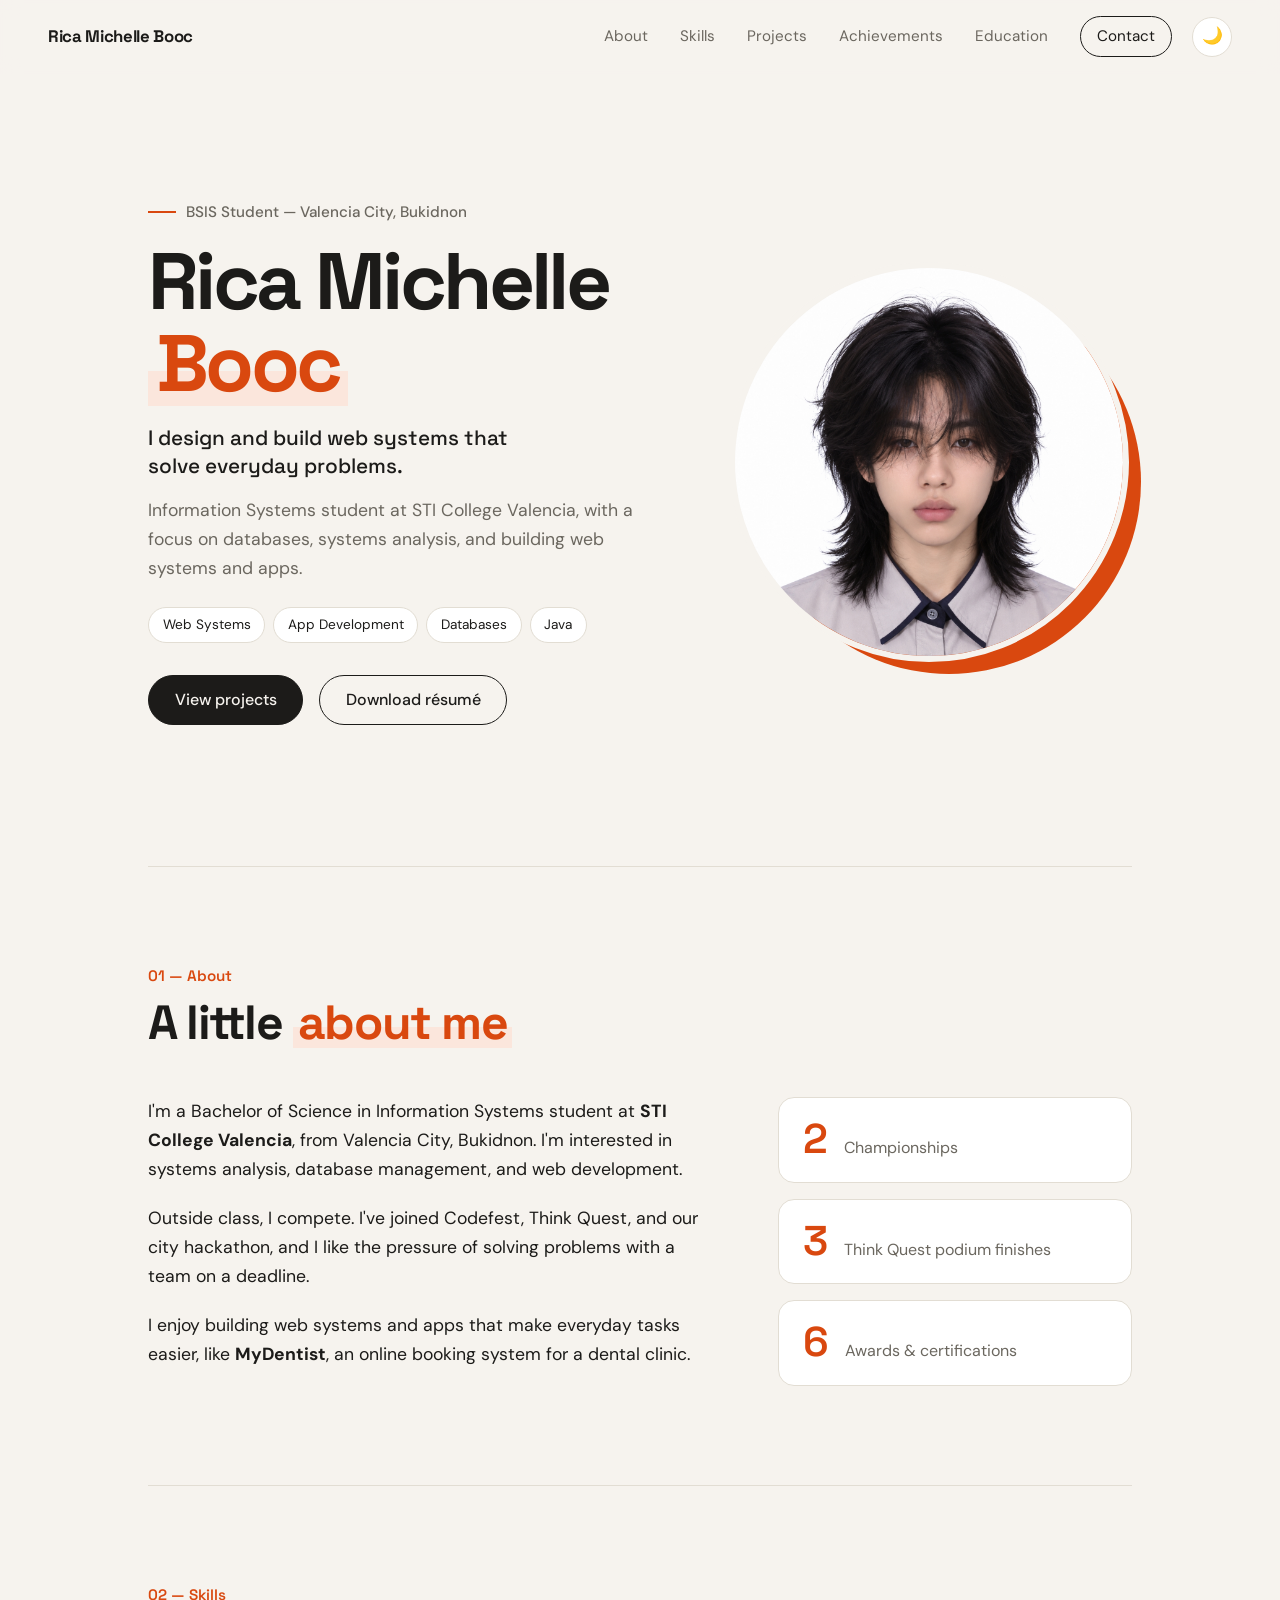
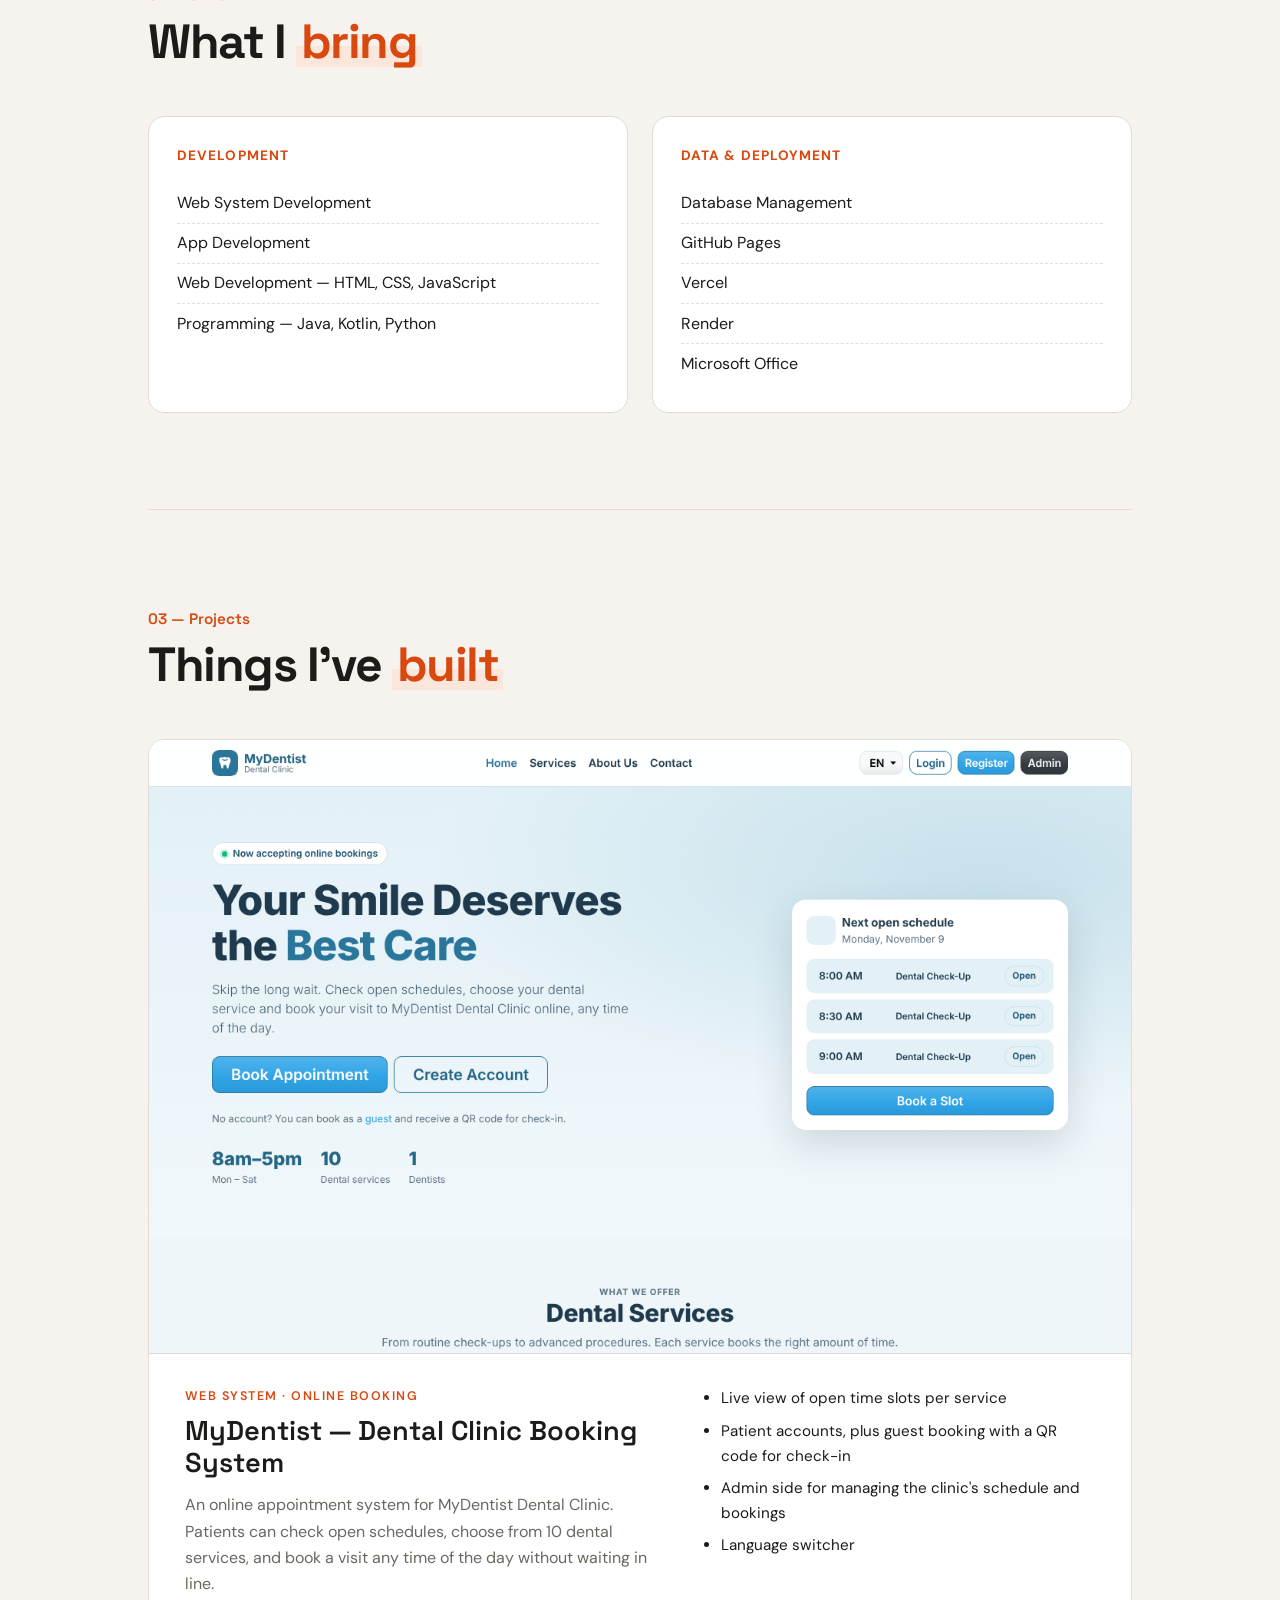
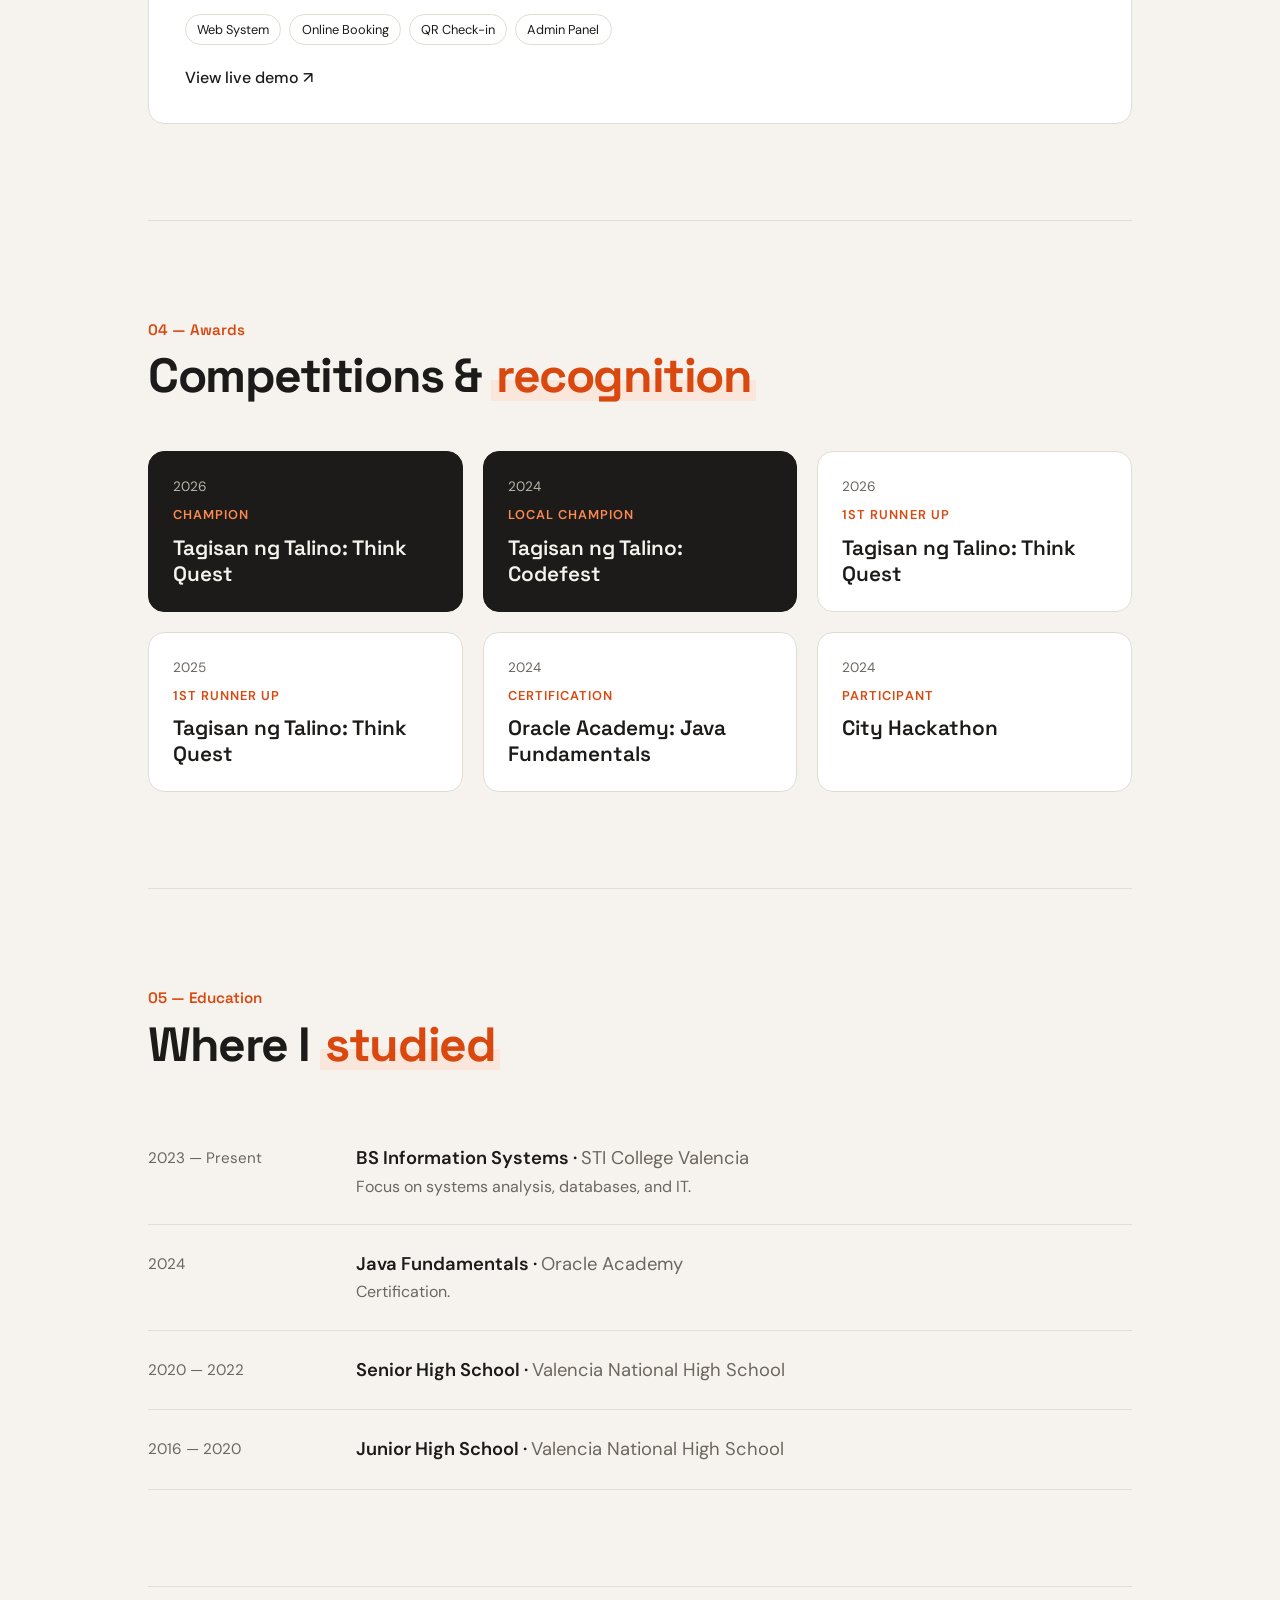
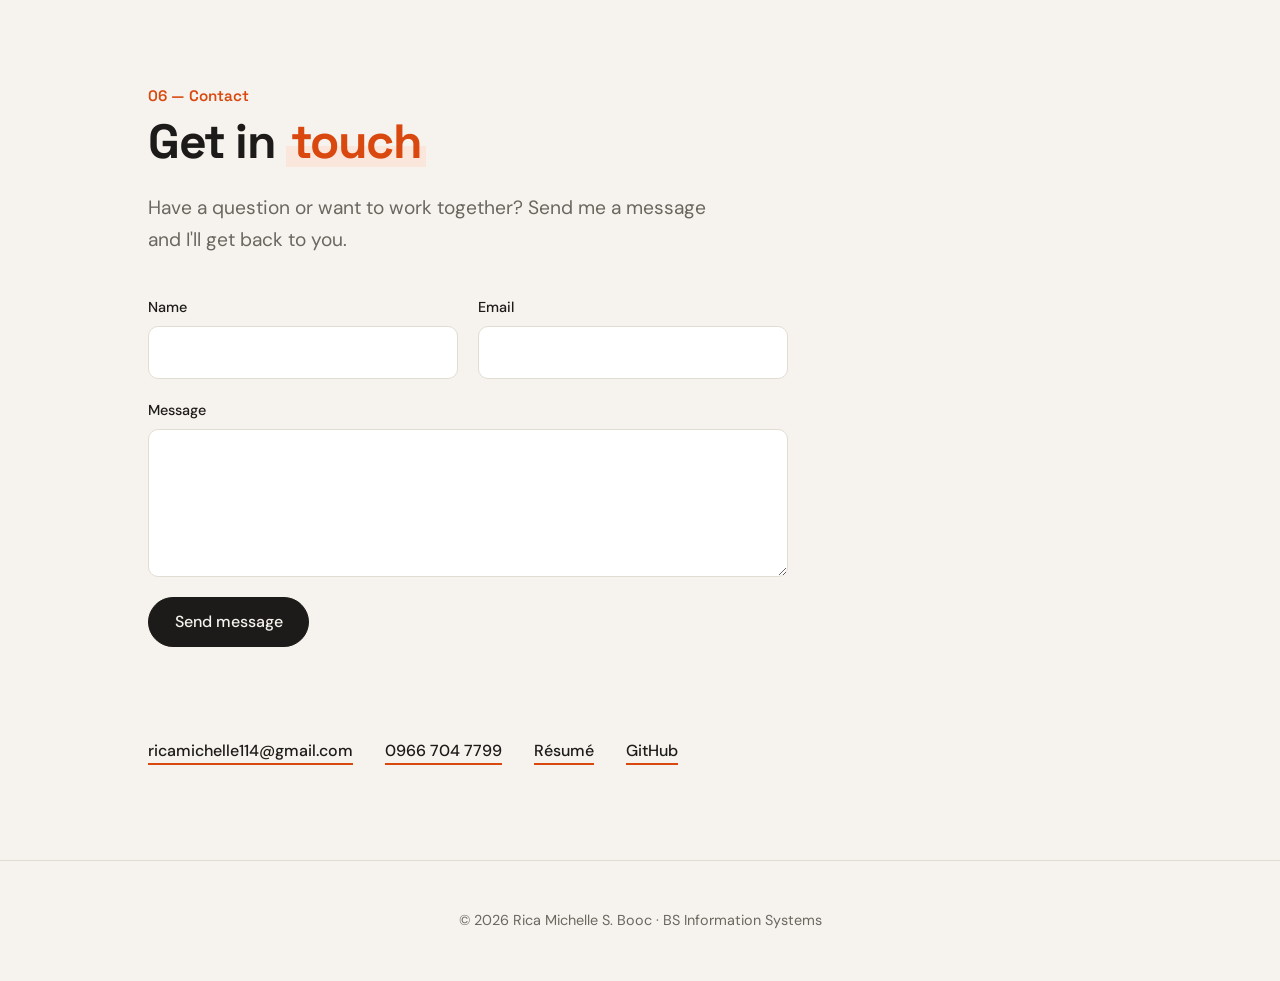
<file: index.html>
<!DOCTYPE html>
<html lang="en">
<head>
  <meta charset="UTF-8" />
  <meta name="viewport" content="width=device-width, initial-scale=1.0" />
  <title>Rica Michelle Booc — Digital Portfolio</title>
  <meta name="description" content="Digital portfolio of Rica Michelle S. Booc, BS Information Systems student at STI College Valencia." />
    <!-- Link preview (Facebook, Messenger, LinkedIn, X, etc.) -->
  <meta property="og:type" content="website" />
  <meta property="og:url" content="https://liebenom.github.io/Portfolio/" />
  <meta property="og:title" content="Rica Michelle Booc — Digital Portfolio" />
  <meta property="og:description" content="Fewer lines, more solutions." />
  <meta property="og:image" content="https://liebenom.github.io/Portfolio/preview.png" />
  <meta property="og:image:width" content="1200" />
  <meta property="og:image:height" content="630" />
  <meta property="og:image:alt" content="Rica Michelle Booc — Digital Portfolio" />
  <meta name="twitter:card" content="summary_large_image" />
  <meta name="twitter:title" content="Rica Michelle Booc — Digital Portfolio" />
  <meta name="twitter:description" content="Fewer lines, more solutions." />
  <meta name="twitter:image" content="https://liebenom.github.io/Portfolio/preview.png" />
  <link rel="icon" href="data:image/svg+xml,%3Csvg xmlns='http://www.w3.org/2000/svg' viewBox='0 0 64 64'%3E%3Crect width='64' height='64' rx='14' fill='%23d9480f'/%3E%3Ctext x='50%25' y='56%25' text-anchor='middle' dominant-baseline='middle' font-family='Arial,sans-serif' font-weight='700' font-size='30' fill='white'%3ERB%3C/text%3E%3C/svg%3E" />
  <link rel="preconnect" href="https://fonts.googleapis.com" />
  <link rel="preconnect" href="https://fonts.gstatic.com" crossorigin />
  <link href="https://fonts.googleapis.com/css2?family=Space+Grotesk:wght@500;600;700&family=DM+Sans:opsz,wght@9..40,400;9..40,500;9..40,600&display=swap" rel="stylesheet" />
  <link rel="stylesheet" href="style.css" />
  <script>
    // Apply saved or device theme before the page draws (avoids a flash)
    (function () {
      var t = null;
      try { t = localStorage.getItem("theme"); } catch (e) {}
      if (!t) t = window.matchMedia("(prefers-color-scheme: dark)").matches ? "dark" : "light";
      document.documentElement.setAttribute("data-theme", t);
    })();
  </script>
</head>
<body>
  <a href="#main" class="skip">Skip to main content</a>

  <!-- ========== NAVIGATION ========== -->
  <header class="nav">
    <a href="#top" class="brand">Rica Michelle Booc</a>
    <button class="nav-toggle" aria-label="Open menu" aria-expanded="false">☰</button>
    <nav class="nav-links">
      <a href="#about">About</a>
      <a href="#skills">Skills</a>
      <a href="#projects">Projects</a>
      <a href="#achievements">Achievements</a>
      <a href="#education">Education</a>
      <a href="#contact" class="nav-cta">Contact</a>
    </nav>
    <button class="theme-toggle" type="button" aria-label="Switch to dark mode" title="Switch light / dark mode">
      <span class="icon-moon">🌙</span><span class="icon-sun">☀️</span>
    </button>
  </header>

  <main id="main">

    <!-- ========== HERO ========== -->
    <section class="hero" id="top">
      <div class="hero-text">
        <p class="eyebrow">BSIS Student — Valencia City, Bukidnon</p>
        <h1>Rica Michelle <span class="hl">Booc</span></h1>
        <p class="tagline">I design and build web systems that solve everyday problems.</p>
        <p class="hero-sub">
          Information Systems student at STI College Valencia, with a focus on databases,
          systems analysis, and building web systems and apps.
        </p>
        <ul class="chips">
          <li>Web Systems</li>
          <li>App Development</li>
          <li>Databases</li>
          <li>Java</li>
        </ul>
        <div class="hero-actions">
          <a href="#projects" class="btn btn-primary">View projects</a>
          <a href="resume.pdf" class="btn btn-ghost" target="_blank">Download résumé</a>
        </div>
      </div>
      <div class="hero-photo">
        <span class="circle"></span>
        <img src="photo.jpg" alt="Portrait of Rica Michelle Booc" />
      </div>
    </section>

    <!-- ========== ABOUT ========== -->
    <section id="about" class="section reveal">
      <p class="label">01 — About</p>
      <h2>A little <span class="hl">about me</span></h2>
      <div class="about-grid">
        <div class="about-text">
          <p>I'm a Bachelor of Science in Information Systems student at <strong>STI College Valencia</strong>, from Valencia City, Bukidnon. I'm interested in systems analysis, database management, and web development.</p>
          <p>Outside class, I compete. I've joined Codefest, Think Quest, and our city hackathon, and I like the pressure of solving problems with a team on a deadline.</p>
          <p>I enjoy building web systems and apps that make everyday tasks easier, like <strong>MyDentist</strong>, an online booking system for a dental clinic.</p>
        </div>
        <ul class="stats">
          <li><strong>2</strong><span>Championships</span></li>
          <li><strong>3</strong><span>Think Quest podium finishes</span></li>
          <li><strong>6</strong><span>Awards &amp; certifications</span></li>
        </ul>
      </div>
    </section>

    <!-- ========== SKILLS ========== -->
    <section id="skills" class="section reveal">
      <p class="label">02 — Skills</p>
      <h2>What I <span class="hl">bring</span></h2>
      <div class="skills">
        <div class="skill-group">
          <h3>Development</h3>
          <ul>
            <li>Web System Development</li>
            <li>App Development</li>
            <li>Web Development — HTML, CSS, JavaScript</li>
            <li>Programming — Java, Kotlin, Python</li>
          </ul>
        </div>
        <div class="skill-group">
          <h3>Data &amp; Deployment</h3>
          <ul>
            <li>Database Management</li>
            <li>GitHub Pages</li>
            <li>Vercel</li>
            <li>Render</li>
            <li>Microsoft Office</li>
          </ul>
        </div>
      </div>
    </section>

    <!-- ========== PROJECTS ========== -->
    <section id="projects" class="section reveal">
      <p class="label">03 — Projects</p>
      <h2>Things I've <span class="hl">built</span></h2>
      <div class="work-grid">

        <article class="work featured-work">
          <div class="work-img">
            <a href="mydentist/" target="_blank"><img src="mydentist.png" alt="Home page of the MyDentist Dental Clinic booking system" /></a>
          </div>
          <div class="work-body">
            <p class="work-kicker">Web System · Online Booking</p>
            <h3>MyDentist — Dental Clinic Booking System</h3>
            <p>An online appointment system for MyDentist Dental Clinic. Patients can check open schedules, choose from 10 dental services, and book a visit any time of the day without waiting in line.</p>
            <ul class="feature-list">
              <li>Live view of open time slots per service</li>
              <li>Patient accounts, plus guest booking with a QR code for check-in</li>
              <li>Admin side for managing the clinic's schedule and bookings</li>
              <li>Language switcher</li>
            </ul>
            <ul class="tags"><li>Web System</li><li>Online Booking</li><li>QR Check-in</li><li>Admin Panel</li></ul>
            <div class="work-links">
              <a href="mydentist/" target="_blank">View live demo ↗</a>
            </div>
          </div>
        </article>

        <!-- EDIT: to add another project, copy this block and remove the comment marks.
        <article class="work">
          <div class="work-img">
            <img src="project2.jpg" alt="Screenshot of Project Two" />
          </div>
          <div class="work-body">
            <h3>Project Two</h3>
            <p>What it is, the problem it solves, and your role in it.</p>
            <ul class="tags"><li>Java</li></ul>
            <div class="work-links"><a href="#" target="_blank">View ↗</a></div>
          </div>
        </article>
        -->

      </div>
    </section>

    <!-- ========== ACHIEVEMENTS & CERTIFICATES ========== -->
    <section id="achievements" class="section reveal">
      <p class="label">04 — Awards</p>
      <h2>Competitions &amp; <span class="hl">recognition</span></h2>
      <div class="achievements">
        <article class="achievement featured">
          <span class="year">2026</span>
          <span class="place">Champion</span>
          <h3>Tagisan ng Talino: Think Quest</h3>
        </article>
        <article class="achievement featured">
          <span class="year">2024</span>
          <span class="place">Local Champion</span>
          <h3>Tagisan ng Talino: Codefest</h3>
        </article>
        <article class="achievement">
          <span class="year">2026</span>
          <span class="place">1st Runner Up</span>
          <h3>Tagisan ng Talino: Think Quest</h3>
        </article>
        <article class="achievement">
          <span class="year">2025</span>
          <span class="place">1st Runner Up</span>
          <h3>Tagisan ng Talino: Think Quest</h3>
        </article>
        <article class="achievement">
          <span class="year">2024</span>
          <span class="place">Certification</span>
          <h3>Oracle Academy: Java Fundamentals</h3>
        </article>
        <article class="achievement">
          <span class="year">2024</span>
          <span class="place">Participant</span>
          <h3>City Hackathon</h3>
        </article>
      </div>

    </section>


    <!-- ========== EDUCATION ========== -->
    <section id="education" class="section reveal">
      <p class="label">05 — Education</p>
      <h2>Where I <span class="hl">studied</span></h2>
      <ol class="timeline">
        <li>
          <span class="when">2023 — Present</span>
          <div>
            <h3>BS Information Systems · <em>STI College Valencia</em></h3>
            <p>Focus on systems analysis, databases, and IT.</p>
          </div>
        </li>
        <li>
          <span class="when">2024</span>
          <div>
            <h3>Java Fundamentals · <em>Oracle Academy</em></h3>
            <p>Certification.</p>
          </div>
        </li>
        <li>
          <span class="when">2020 — 2022</span>
          <div>
            <h3>Senior High School · <em>Valencia National High School</em></h3>
          </div>
        </li>
        <li>
          <span class="when">2016 — 2020</span>
          <div>
            <h3>Junior High School · <em>Valencia National High School</em></h3>
          </div>
        </li>
      </ol>
    </section>

    <!-- ========== CONTACT ========== -->
    <section id="contact" class="section contact reveal">
      <p class="label">06 — Contact</p>
      <h2>Get in <span class="hl">touch</span></h2>
      <p class="contact-lead">Have a question or want to work together? Send me a message and I'll get back to you.</p>

      <!-- EDIT: sign up free at formspree.io, create a form, and paste your form ID below -->
      <form class="contact-form" action="https://formspree.io/f/mvkapqrv" method="POST">
        <div class="field-row">
          <label>Name<input type="text" name="name" required /></label>
          <label>Email<input type="email" name="email" required /></label>
        </div>
        <label>Message<textarea name="message" rows="5" required></textarea></label>
        <button type="submit" class="btn btn-primary">Send message</button>
        <p class="form-status" role="status"></p>
      </form>

      <ul class="socials">
        <li><a href="mailto:ricamichelle114@gmail.com">ricamichelle114@gmail.com</a></li>
        <li><a href="tel:+639667047799">0966 704 7799</a></li>
        <li><a href="resume.pdf" target="_blank">Résumé</a></li>
        <li><a href="https://github.com/liebenom" target="_blank">GitHub</a></li>
        <!-- EDIT: add LinkedIn when ready
        <li><a href="https://linkedin.com/in/yourusername" target="_blank">LinkedIn</a></li>
        -->
      </ul>
    </section>

  </main>

  <footer class="footer">
    <p>© <span id="year"></span> Rica Michelle S. Booc · BS Information Systems</p>
  </footer>

  <script src="script.js"></script>
</body>
</html>
</file>
<file: style.css>
/* ===== Colors & fonts — change these to restyle the whole site ===== */
:root {
  --bg: #f6f3ee;
  --surface: #ffffff;
  --text: #1c1b19;
  --muted: #6b675f;
  --line: #e2ddd3;
  --accent: #d9480f;
  --accent-soft: #fbe6dc;
  --serif: "Space Grotesk", system-ui, sans-serif;
  --sans: "DM Sans", system-ui, -apple-system, sans-serif;
  --max: 1080px;
}

/* ===== Dark mode colors ===== */
[data-theme="dark"] {
  --bg: #121110;
  --surface: #1c1b19;
  --text: #ede8df;
  --muted: #a39e94;
  --line: #2e2c28;
  --accent: #ff7a3d;
  --accent-soft: #4a2412;
  color-scheme: dark;
}
[data-theme="dark"] .achievement.featured .year { color: #6b675f; }
[data-theme="dark"] .achievement.featured .place { color: #c2410c; }
[data-theme="dark"] .featured-work .work-img { background: #1f2a33; }
body, .nav, .achievement, .work, .skill-group, .stats li, .chips li, .tags li,
.contact-form input, .contact-form textarea { transition: background-color .3s, color .3s, border-color .3s; }

/* ===== Theme toggle button ===== */
.nav { gap: 1.25rem; }
.brand { margin-right: auto; }
.nav-links { order: 1; }
.theme-toggle { order: 2; }
.nav-toggle { order: 3; }
.theme-toggle {
  width: 40px; height: 40px; border-radius: 50%; border: 1px solid var(--line);
  background: var(--surface); cursor: pointer; display: grid; place-items: center;
  font-size: 1.05rem; line-height: 1; transition: transform .2s, border-color .2s;
}
.theme-toggle:hover { transform: rotate(-15deg); border-color: var(--accent); }
.theme-toggle .icon-sun { display: none; }
[data-theme="dark"] .theme-toggle .icon-sun { display: inline; }
[data-theme="dark"] .theme-toggle .icon-moon { display: none; }

* { box-sizing: border-box; margin: 0; padding: 0; }
html { scroll-behavior: smooth; }
body {
  font-family: var(--sans);
  background: var(--bg);
  color: var(--text);
  line-height: 1.65;
  -webkit-font-smoothing: antialiased;
}
img { max-width: 100%; display: block; }
a { color: inherit; }

/* ===== Navigation ===== */
.nav {
  position: sticky; top: 0; z-index: 10;
  display: flex; align-items: center; justify-content: space-between;
  padding: 1rem clamp(1.25rem, 5vw, 3rem);
  background: color-mix(in srgb, var(--bg) 85%, transparent);
  backdrop-filter: blur(10px);
  border-bottom: 1px solid transparent;
  transition: border-color .3s;
}
.nav.scrolled { border-color: var(--line); }
.brand { font-family: var(--serif); font-size: 1.05rem; font-weight: 700; letter-spacing: -.02em; text-decoration: none; }
.skip { position: absolute; left: -9999px; top: 0; background: var(--text); color: var(--bg); padding: .5rem 1rem; z-index: 20; }
.skip:focus { left: 1rem; top: 1rem; }
.nav-links { display: flex; gap: 2rem; align-items: center; }
.nav-links a { text-decoration: none; font-size: .95rem; color: var(--muted); transition: color .2s; }
.nav-links a:hover { color: var(--text); }
.nav-links .nav-cta {
  color: var(--text); padding: .45rem 1rem;
  border: 1px solid var(--text); border-radius: 999px;
}
.nav-links .nav-cta:hover { background: var(--text); color: var(--bg); }
.nav-toggle { display: none; background: none; border: 1px solid var(--text); border-radius: 999px; padding: .35rem .9rem; font: 500 .9rem var(--sans); color: var(--text); cursor: pointer; }

/* ===== Layout ===== */
main { max-width: var(--max); margin: 0 auto; padding: 0 clamp(1.25rem, 5vw, 3rem); }
.section { padding: 6rem 0; border-top: 1px solid var(--line); }
h2 {
  font-family: var(--serif); font-weight: 700;
  font-size: clamp(2rem, 4.5vw, 3rem); line-height: 1.1; letter-spacing: -.03em;
  margin-bottom: 3rem;
}
.hl { background: linear-gradient(transparent 58%, var(--accent-soft) 58%, var(--accent-soft) 92%, transparent 92%); padding: 0 .1em; }
h2 .hl, h1 .hl { color: var(--accent); }
.label { font-family: var(--serif); font-size: .95rem; font-weight: 600; color: var(--accent); margin-bottom: .5rem; }
.sub-title { font-family: var(--serif); font-weight: 600; font-size: 1.6rem; margin: 4rem 0 .5rem; }

/* ===== Hero ===== */
.hero { min-height: 88vh; display: grid; grid-template-columns: 1.3fr 1fr; gap: 3rem; align-items: center; padding: 3rem 0 4rem; }
.eyebrow { font-size: .95rem; font-weight: 500; color: var(--muted); margin-bottom: 1rem; display: flex; align-items: center; gap: .6rem; }
.eyebrow::before { content: ""; width: 28px; height: 2px; background: var(--accent); }
.hero h1 {
  font-family: var(--serif); font-weight: 700;
  font-size: clamp(2.8rem, 6.5vw, 5rem);
  line-height: 1.02; letter-spacing: -.045em;
}
.nowrap { white-space: nowrap; }
.tagline { font-family: var(--serif); font-size: 1.3rem; font-weight: 500; margin-top: 1.25rem; max-width: 30ch; line-height: 1.35; }
.hero-sub { font-size: 1.1rem; color: var(--muted); max-width: 46ch; margin: 1rem 0 1.5rem; }
.chips { list-style: none; display: flex; flex-wrap: wrap; gap: .5rem; margin-bottom: 2rem; }
.chips li { font-size: .85rem; padding: .35rem .85rem; border-radius: 999px; background: var(--surface); border: 1px solid var(--line); }
.hero-actions { display: flex; gap: 1rem; flex-wrap: wrap; }
.hero-photo { position: relative; justify-self: center; width: min(100%, 400px); aspect-ratio: 1; }
.hero-photo .circle { position: absolute; inset: 7% -3% -3% 7%; border-radius: 50%; background: var(--accent); }
.hero-photo img { position: relative; width: 100%; height: 100%; object-fit: cover; object-position: center 25%; border-radius: 50%; border: 6px solid var(--bg); }

/* ===== Buttons ===== */
.btn {
  display: inline-block; padding: .85rem 1.6rem; border-radius: 999px;
  font: 500 1rem var(--sans); text-decoration: none; cursor: pointer;
  border: 1px solid var(--text); transition: transform .2s, background .2s, color .2s;
}
.btn:hover { transform: translateY(-2px); }
.btn-primary { background: var(--text); color: var(--bg); }
.btn-primary:hover { background: var(--accent); border-color: var(--accent); }
.btn-ghost { background: transparent; color: var(--text); }
.btn-ghost:hover { background: var(--surface); }

/* ===== About ===== */
.about-grid { display: grid; grid-template-columns: 1.6fr 1fr; gap: 4rem; align-items: start; }
.about-text p { font-size: 1.1rem; margin-bottom: 1.25rem; }
.stats { list-style: none; display: flex; flex-direction: column; gap: 1rem; }
.stats li { background: var(--surface); border: 1px solid var(--line); border-radius: 16px; padding: 1.25rem 1.5rem; display: flex; align-items: baseline; gap: 1rem; }
.stats strong { font-family: var(--serif); font-size: 2.6rem; font-weight: 600; color: var(--accent); line-height: 1; }
.stats span { color: var(--muted); }

/* ===== Projects ===== */
.projects { display: flex; flex-direction: column; }
.project {
  display: grid; grid-template-columns: 4rem 1fr auto; gap: 1.5rem;
  padding: 2rem 0; border-bottom: 1px solid var(--line); transition: padding .3s;
}
.project:first-child { border-top: 1px solid var(--line); }
.project:hover { padding-left: 1rem; }
.project-num { font-family: var(--serif); font-size: 1.4rem; color: var(--accent); }
.project h3 { font-family: var(--serif); font-weight: 600; font-size: 1.6rem; margin-bottom: .4rem; }
.project p { color: var(--muted); max-width: 55ch; }
.tags { list-style: none; display: flex; flex-wrap: wrap; gap: .5rem; margin-top: 1rem; }
.tags li { font-size: .8rem; padding: .25rem .7rem; border-radius: 999px; background: var(--surface); border: 1px solid var(--line); }
.project-links { display: flex; flex-direction: column; gap: .4rem; text-align: right; }
.project-links a { text-decoration: none; font-weight: 500; }
.project-links a:hover { color: var(--accent); }

/* ===== Hero badge ===== */
.badge {
  align-self: flex-start; display: inline-flex; align-items: center; gap: .5rem;
  font-size: .85rem; font-weight: 500; padding: .4rem .9rem; margin-bottom: 1.5rem;
  border: 1px solid var(--line); border-radius: 999px; background: var(--surface);
}
.dot { width: 8px; height: 8px; border-radius: 50%; background: #2f9e44; box-shadow: 0 0 0 4px #2f9e4422; }

/* ===== Achievements ===== */
.achievements { display: grid; grid-template-columns: repeat(auto-fit, minmax(240px, 1fr)); gap: 1.25rem; }
.achievement {
  background: var(--surface); border: 1px solid var(--line); border-radius: 16px;
  padding: 1.5rem; display: flex; flex-direction: column; gap: .35rem;
  transition: transform .25s, border-color .25s;
}
.achievement:hover { transform: translateY(-4px); border-color: var(--accent); }
.achievement .year { font-size: .85rem; color: var(--muted); }
.achievement .place { font-size: .8rem; font-weight: 600; text-transform: uppercase; letter-spacing: .08em; color: var(--accent); }
.achievement h3 { font-family: var(--serif); font-weight: 600; font-size: 1.3rem; line-height: 1.25; margin-top: .25rem; }
.achievement.featured { background: var(--text); color: var(--bg); border-color: var(--text); }
.achievement.featured .year { color: #b9b4aa; }
.achievement.featured .place { color: #ff8a50; }

/* ===== Projects (work cards) ===== */
.section-lead { color: var(--muted); margin-bottom: 1.5rem; }
.work-grid { display: grid; grid-template-columns: repeat(auto-fit, minmax(300px, 1fr)); gap: 1.5rem; }
.work {
  background: var(--surface); border: 1px solid var(--line); border-radius: 16px; overflow: hidden;
  display: flex; flex-direction: column; transition: transform .25s, border-color .25s;
}
.work:hover { transform: translateY(-4px); border-color: var(--accent); }
.work-img { aspect-ratio: 16/10; background: var(--accent-soft); position: relative; overflow: hidden; }
.work-img img { width: 100%; height: 100%; object-fit: cover; transition: transform .4s; }
.work:hover .work-img img { transform: scale(1.04); }
.img-hint { display: none; }
.work-img.empty img { display: none; }
.work-img.empty .img-hint {
  display: grid; place-items: center; height: 100%; padding: 1rem; text-align: center;
  font-size: .8rem; color: var(--accent); font-family: ui-monospace, monospace;
}
.work-body { padding: 1.5rem; display: flex; flex-direction: column; flex: 1; }
.work-body h3 { font-family: var(--serif); font-weight: 600; font-size: 1.4rem; margin-bottom: .35rem; }
.work-body p { color: var(--muted); }
.work-links { display: flex; gap: 1.25rem; margin-top: auto; padding-top: 1.25rem; }
.work-links a { text-decoration: none; font-weight: 500; }
.work-links a:hover { color: var(--accent); }

.featured-work { grid-column: 1 / -1; }
.featured-work .work-img { aspect-ratio: 1280 / 800; background: #e8f1f7; border-bottom: 1px solid var(--line); }
.featured-work .work-img img { object-fit: cover; object-position: top; }
.featured-work:hover .work-img img { transform: scale(1.02); }
.featured-work .work-body { padding: 2rem 2.25rem; display: grid; grid-template-columns: 1.2fr 1fr; column-gap: 3rem; align-items: start; }
.featured-work .work-body > * { grid-column: 1; }
.featured-work .feature-list { grid-column: 2; grid-row: 1 / span 4; margin-top: 0; }
.work-kicker { font-size: .78rem !important; font-weight: 600; letter-spacing: .12em; text-transform: uppercase; color: var(--accent) !important; margin-bottom: .5rem; }
.featured-work h3 { font-size: 1.7rem; line-height: 1.2; margin-bottom: .75rem; }
.feature-list { margin: 1rem 0 0 1.1rem; color: var(--text); font-size: .95rem; }
.feature-list li { margin-bottom: .45rem; }
@media (max-width: 860px) {
  .featured-work .work-body { display: flex; flex-direction: column; padding: 1.5rem; }
  .featured-work .feature-list { margin-top: 1rem; }
}

/* ===== Certificates gallery ===== */
.cert-grid { display: grid; grid-template-columns: repeat(auto-fill, minmax(230px, 1fr)); gap: 1.5rem; }
.cert { cursor: zoom-in; }
.cert-img {
  aspect-ratio: 1.414 / 1; border-radius: 12px; overflow: hidden;
  background: var(--surface); border: 1px solid var(--line);
  transition: transform .25s, box-shadow .25s;
}
.cert:hover .cert-img { transform: translateY(-4px); box-shadow: 0 12px 30px -12px #0003; }
.cert-img img { width: 100%; height: 100%; object-fit: cover; }
.cert-img.empty { cursor: default; display: grid; place-items: center; background: repeating-linear-gradient(45deg, var(--surface), var(--surface) 10px, var(--bg) 10px, var(--bg) 20px); }
.cert-img.empty img { display: none; }
.cert-img.empty::after { content: "Add certificate image"; font-size: .8rem; color: var(--muted); }
.cert figcaption { margin-top: .75rem; font-weight: 500; font-size: .95rem; }
.cert figcaption span { display: block; font-weight: 400; color: var(--muted); font-size: .85rem; }

.lightbox {
  margin: auto; border: 0; padding: 0; background: transparent;
  max-width: min(92vw, 1100px); max-height: 92vh; overflow: visible;
}
.lightbox::backdrop { background: rgba(20, 18, 16, .88); }
.lightbox img { max-width: 100%; max-height: 82vh; border-radius: 8px; margin: 0 auto; }
.lightbox-caption { color: #eee; text-align: center; margin-top: .75rem; }
.lightbox-close {
  position: absolute; top: -2.75rem; right: 0; background: none; border: 0;
  color: #fff; font-size: 2.25rem; line-height: 1; cursor: pointer;
}

/* ===== Skills ===== */
.skills { display: grid; grid-template-columns: repeat(auto-fit, minmax(220px, 1fr)); gap: 1.5rem; }
.skill-group { background: var(--surface); border: 1px solid var(--line); border-radius: 16px; padding: 1.75rem; }
.skill-group h3 { font-size: .85rem; text-transform: uppercase; letter-spacing: .08em; color: var(--accent); margin-bottom: 1rem; }
.skill-group ul { list-style: none; }
.skill-group li { padding: .4rem 0; border-bottom: 1px dashed var(--line); }
.skill-group li:last-child { border-bottom: 0; }

/* ===== Timeline ===== */
.timeline { list-style: none; }
.timeline li { display: grid; grid-template-columns: 11rem 1fr; gap: 2rem; padding: 1.5rem 0; border-bottom: 1px solid var(--line); }
.timeline .when { color: var(--muted); font-size: .95rem; padding-top: .2rem; }
.timeline h3 { font-weight: 600; font-size: 1.15rem; }
.timeline em { font-style: normal; color: var(--muted); font-weight: 400; }
.timeline p { color: var(--muted); }

/* ===== Contact ===== */
.contact-lead { font-size: 1.2rem; color: var(--muted); max-width: 45ch; margin-top: -1.5rem; margin-bottom: 2.5rem; }
.contact-form { display: flex; flex-direction: column; gap: 1.25rem; max-width: 640px; }
.field-row { display: grid; grid-template-columns: 1fr 1fr; gap: 1.25rem; }
.contact-form label { display: flex; flex-direction: column; gap: .4rem; font-size: .9rem; font-weight: 500; }
.contact-form input, .contact-form textarea {
  font: inherit; padding: .85rem 1rem; border: 1px solid var(--line);
  border-radius: 10px; background: var(--surface); color: var(--text); resize: vertical;
}
.contact-form input:focus, .contact-form textarea:focus { outline: 2px solid var(--accent); outline-offset: 1px; border-color: transparent; }
.contact-form .btn { align-self: flex-start; }
.form-status { font-size: .95rem; min-height: 1.5em; }
.socials { list-style: none; display: flex; gap: 2rem; margin-top: 3rem; flex-wrap: wrap; }
.socials a { text-decoration: none; font-weight: 500; border-bottom: 2px solid var(--accent); padding-bottom: 2px; }
.socials a:hover { color: var(--accent); }

/* ===== Footer ===== */
.footer { text-align: center; padding: 3rem 1rem; color: var(--muted); font-size: .9rem; border-top: 1px solid var(--line); }

/* ===== Scroll reveal ===== */
.reveal { opacity: 0; transform: translateY(24px); transition: opacity .7s ease, transform .7s ease; }
.reveal.visible { opacity: 1; transform: none; }
@media (prefers-reduced-motion: reduce) {
  html { scroll-behavior: auto; }
  .reveal { opacity: 1; transform: none; transition: none; }
}

/* ===== Mobile ===== */
@media (max-width: 760px) {
  .nav-toggle { display: block; }
  .nav-links {
    position: fixed; inset: 60px 0 auto 0; flex-direction: column; gap: 1.25rem;
    padding: 2rem; background: var(--bg); border-bottom: 1px solid var(--line);
    transform: translateY(-120%); transition: transform .35s ease;
  }
  .nav-links.open { transform: none; }
  .hero { grid-template-columns: 1fr; min-height: auto; padding-top: 2rem; }
  .hero-photo { order: -1; width: 220px; justify-self: start; }
  .about-grid { grid-template-columns: 1fr; gap: 2rem; }
  .project { grid-template-columns: 1fr; gap: .75rem; }
  .project:hover { padding-left: 0; }
  .project-links { flex-direction: row; gap: 1.25rem; text-align: left; }
  .timeline li { grid-template-columns: 1fr; gap: .25rem; }
  .field-row { grid-template-columns: 1fr; }
  .cert-grid { grid-template-columns: 1fr 1fr; gap: 1rem; }
  .cert figcaption { font-size: .85rem; }
  .section { padding: 4.5rem 0; }
}
</file>
